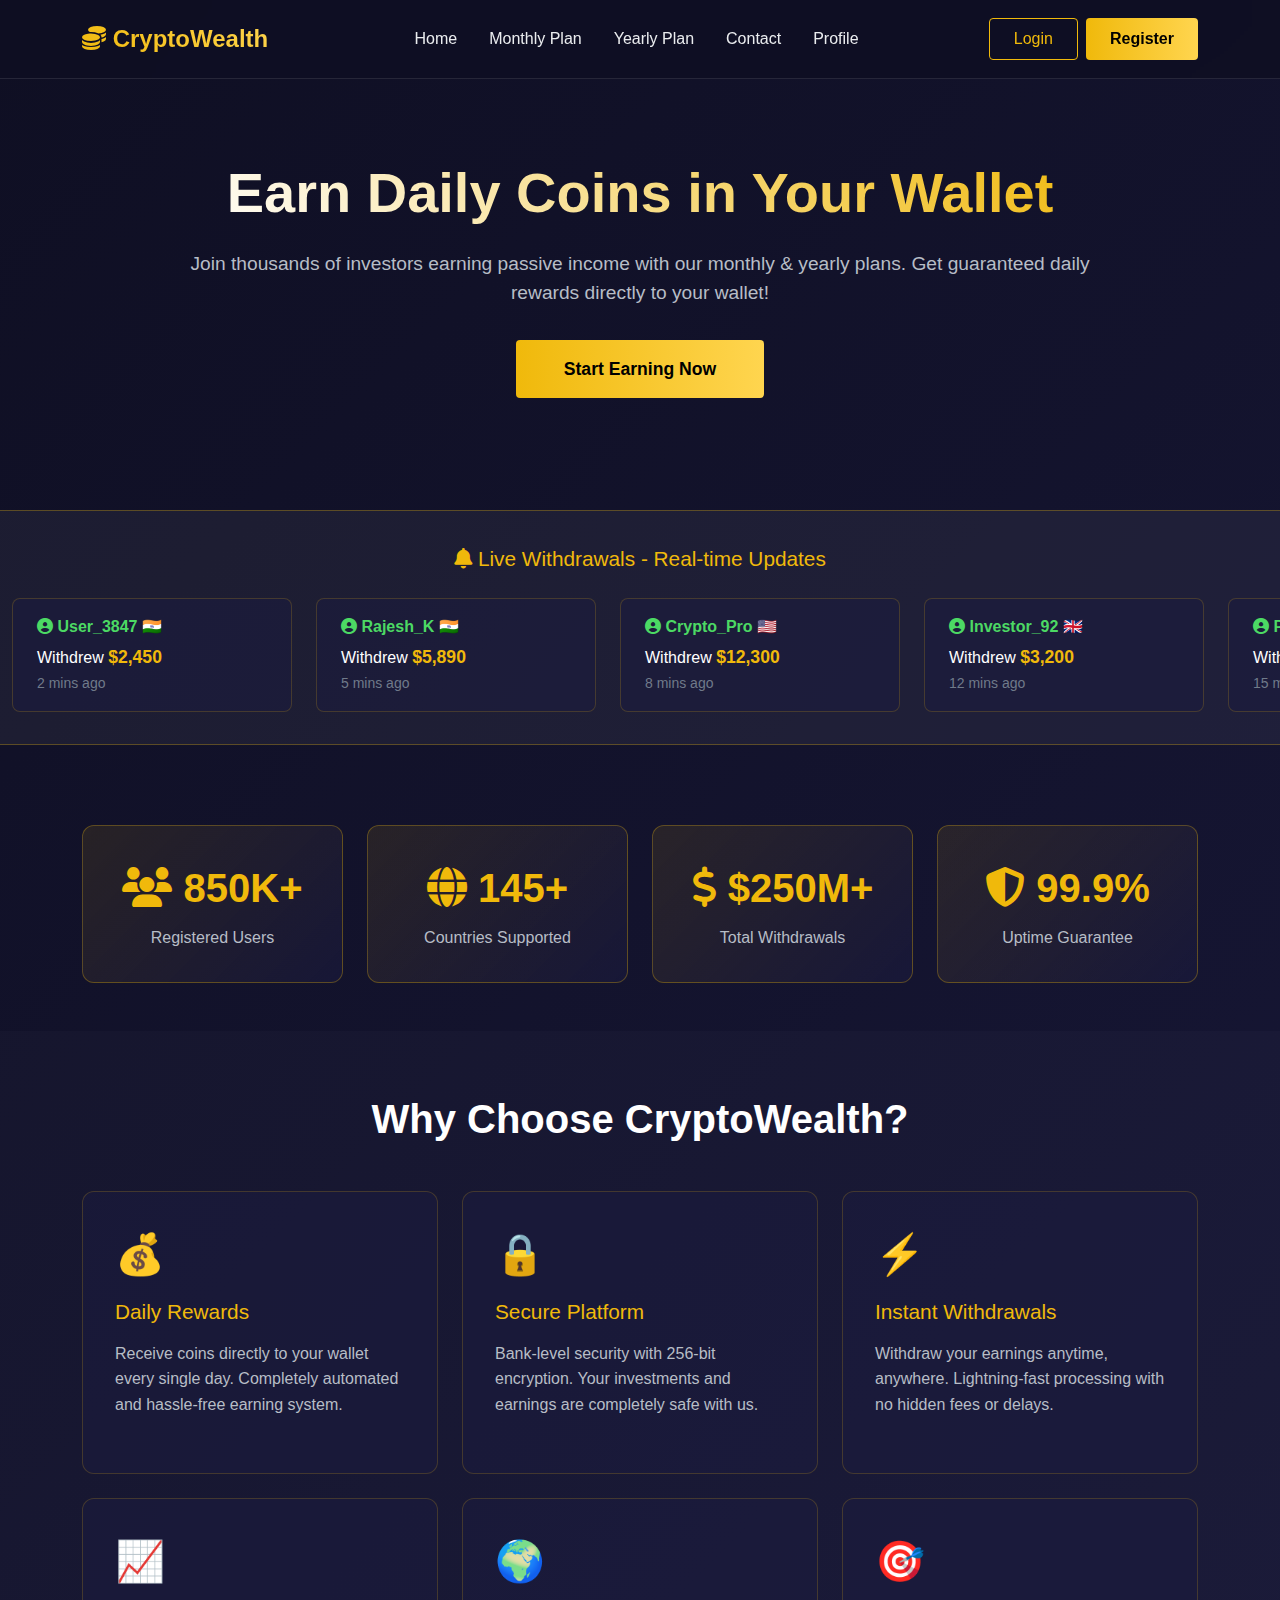
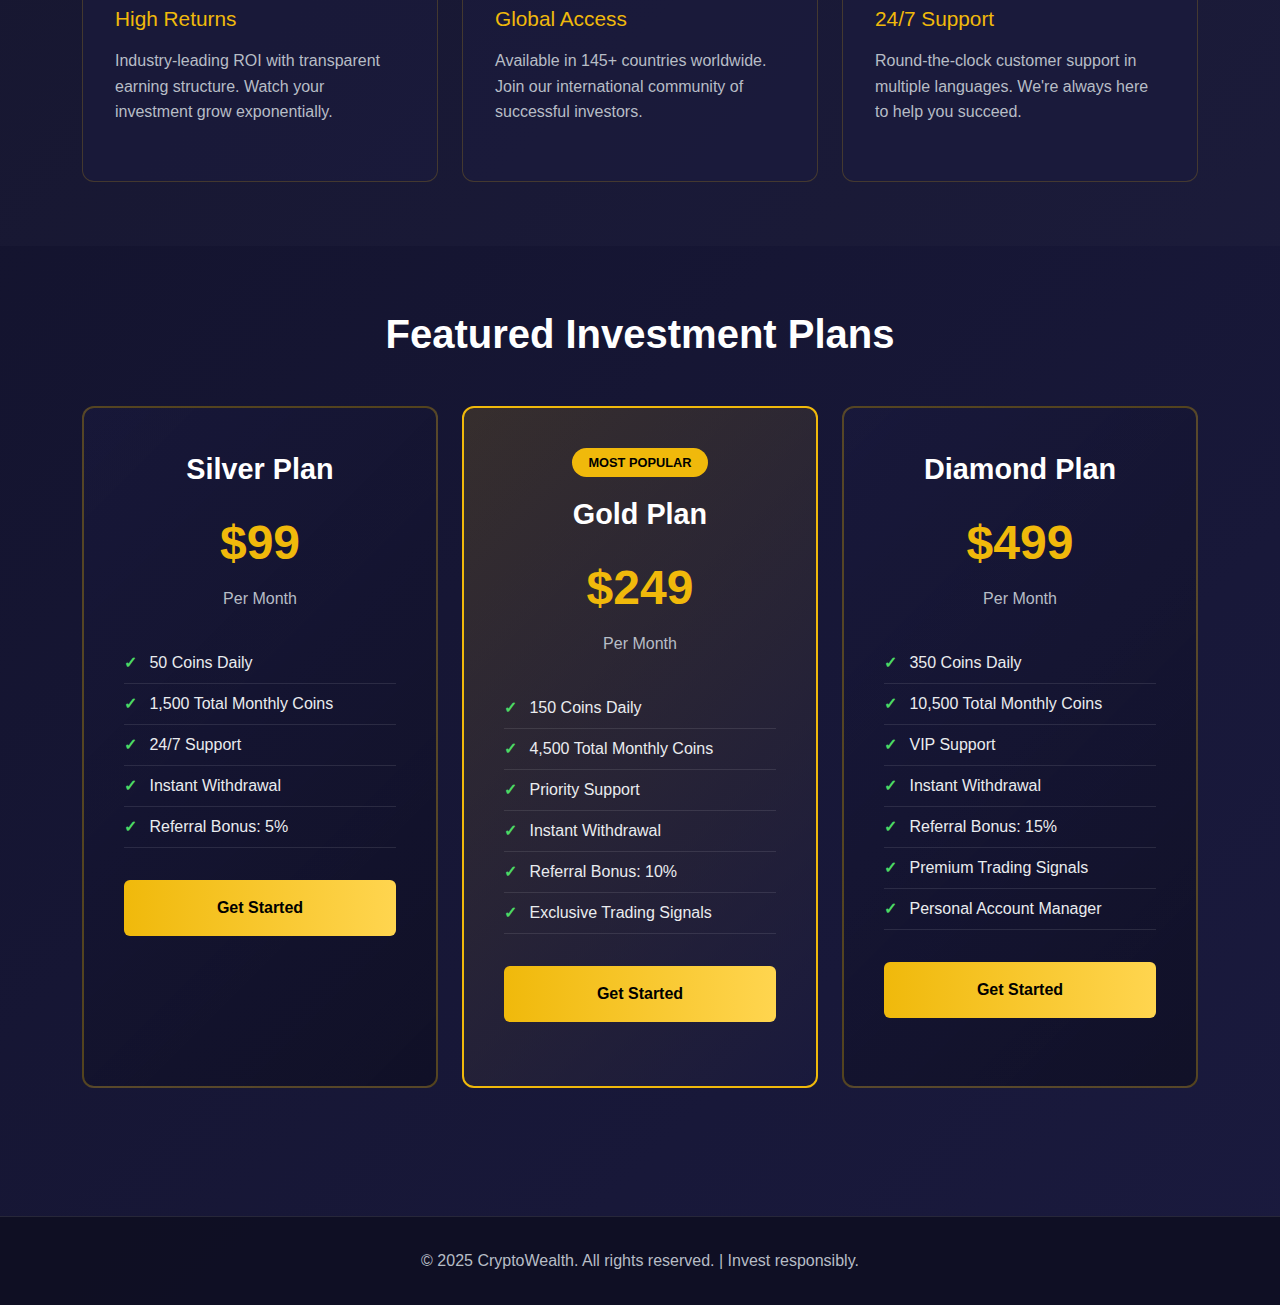
<file: index.html>
<!DOCTYPE html>
<html lang="en">
<head>
    <meta charset="UTF-8">
    <meta name="viewport" content="width=device-width, initial-scale=1.0">
    <title>CryptoWealth - Daily Coin Rewards</title>
    <link href="https://cdnjs.cloudflare.com/ajax/libs/bootstrap/5.3.2/css/bootstrap.min.css" rel="stylesheet">
    <link href="https://cdnjs.cloudflare.com/ajax/libs/font-awesome/6.4.0/css/all.min.css" rel="stylesheet">
    <link rel="stylesheet" href="style.css">
</head>
<body>
    <!-- Navbar -->
    <nav class="navbar navbar-expand-lg navbar-dark sticky-top">
        <div class="container">
            <a class="navbar-brand" href="#">
                <i class="fas fa-coins"></i> CryptoWealth
            </a>
            <button class="navbar-toggler" type="button" data-bs-toggle="collapse" data-bs-target="#navbarNav">
                <span class="navbar-toggler-icon"></span>
            </button>
            <div class="collapse navbar-collapse" id="navbarNav">
                <ul class="navbar-nav mx-auto">
                    <li class="nav-item">
                        <a class="nav-link" href="#home">Home</a>
                    </li>
                    <li class="nav-item">
                        <a class="nav-link" href="#monthly">Monthly Plan</a>
                    </li>
                    <li class="nav-item">
                        <a class="nav-link" href="#yearly">Yearly Plan</a>
                    </li>
                    <li class="nav-item">
                        <a class="nav-link" href="./login.html">Contact</a>
                    </li>
                    <li class="nav-item">
                        <a class="nav-link" href="./profile.html">Profile</a>
                    </li>
                </ul>
                <div class="d-flex gap-2">
                    <button class="btn btn-login">Login</button>
                    <button class="btn btn-register">Register</button>
                </div>
            </div>
        </div>
    </nav>

    <!-- Hero Section -->
    <section class="hero">
        <div class="container">
            <div class="row justify-content-center">
                <div class="col-lg-10">
                    <h1>Earn Daily Coins in Your Wallet</h1>
                    <p class="lead">Join thousands of investors earning passive income with our monthly & yearly plans. Get guaranteed daily rewards directly to your wallet!</p>
                    <button class="btn btn-register hero-btn">Start Earning Now</button>
                </div>
            </div>
        </div>
    </section>

    <!-- Withdrawal Section -->
    <div class="withdrawal-section">
        <div class="container-fluid">
            <div class="withdrawal-title">
                <i class="fas fa-bell"></i> Live Withdrawals - Real-time Updates
            </div>
            <div class="withdrawal-ticker">
                <div class="withdrawal-item">
                    <div class="user"><i class="fas fa-user-circle"></i> User_3847 🇮🇳</div>
                    <div>Withdrew <span class="amount">$2,450</span></div>
                    <small style="color: #707a8a;">2 mins ago</small>
                </div>
                <div class="withdrawal-item">
                    <div class="user"><i class="fas fa-user-circle"></i> Rajesh_K 🇮🇳</div>
                    <div>Withdrew <span class="amount">$5,890</span></div>
                    <small style="color: #707a8a;">5 mins ago</small>
                </div>
                <div class="withdrawal-item">
                    <div class="user"><i class="fas fa-user-circle"></i> Crypto_Pro 🇺🇸</div>
                    <div>Withdrew <span class="amount">$12,300</span></div>
                    <small style="color: #707a8a;">8 mins ago</small>
                </div>
                <div class="withdrawal-item">
                    <div class="user"><i class="fas fa-user-circle"></i> Investor_92 🇬🇧</div>
                    <div>Withdrew <span class="amount">$3,200</span></div>
                    <small style="color: #707a8a;">12 mins ago</small>
                </div>
                <div class="withdrawal-item">
                    <div class="user"><i class="fas fa-user-circle"></i> Priya_Shah 🇮🇳</div>
                    <div>Withdrew <span class="amount">$7,650</span></div>
                    <small style="color: #707a8a;">15 mins ago</small>
                </div>
                <div class="withdrawal-item">
                    <div class="user"><i class="fas fa-user-circle"></i> Amit_Tech 🇮🇳</div>
                    <div>Withdrew <span class="amount">$4,280</span></div>
                    <small style="color: #707a8a;">18 mins ago</small>
                </div>
                <!-- Duplicate for seamless scroll -->
                <div class="withdrawal-item">
                    <div class="user"><i class="fas fa-user-circle"></i> User_3847 🇮🇳</div>
                    <div>Withdrew <span class="amount">$2,450</span></div>
                    <small style="color: #707a8a;">2 mins ago</small>
                </div>
                <div class="withdrawal-item">
                    <div class="user"><i class="fas fa-user-circle"></i> Rajesh_K 🇮🇳</div>
                    <div>Withdrew <span class="amount">$5,890</span></div>
                    <small style="color: #707a8a;">5 mins ago</small>
                </div>
                <div class="withdrawal-item">
                    <div class="user"><i class="fas fa-user-circle"></i> Crypto_Pro 🇺🇸</div>
                    <div>Withdrew <span class="amount">$12,300</span></div>
                    <small style="color: #707a8a;">8 mins ago</small>
                </div>
            </div>
        </div>
    </div>

    <!-- Stats Section -->
    <section class="stats-section">
        <div class="container">
            <div class="row g-4">
                <div class="col-lg-3 col-md-6">
                    <div class="stat-card">
                        <div class="stat-number"><i class="fas fa-users"></i> 850K+</div>
                        <div class="stat-label">Registered Users</div>
                    </div>
                </div>
                <div class="col-lg-3 col-md-6">
                    <div class="stat-card">
                        <div class="stat-number"><i class="fas fa-globe"></i> 145+</div>
                        <div class="stat-label">Countries Supported</div>
                    </div>
                </div>
                <div class="col-lg-3 col-md-6">
                    <div class="stat-card">
                        <div class="stat-number"><i class="fas fa-dollar-sign"></i> $250M+</div>
                        <div class="stat-label">Total Withdrawals</div>
                    </div>
                </div>
                <div class="col-lg-3 col-md-6">
                    <div class="stat-card">
                        <div class="stat-number"><i class="fas fa-shield-alt"></i> 99.9%</div>
                        <div class="stat-label">Uptime Guarantee</div>
                    </div>
                </div>
            </div>
        </div>
    </section>

    <!-- Why Choose Us -->
    <section class="why-choose">
        <div class="container">
            <h2 class="section-title">Why Choose CryptoWealth?</h2>
            <div class="row g-4">
                <div class="col-lg-4 col-md-6">
                    <div class="feature-card">
                        <div class="feature-icon">💰</div>
                        <h3>Daily Rewards</h3>
                        <p>Receive coins directly to your wallet every single day. Completely automated and hassle-free earning system.</p>
                    </div>
                </div>
                <div class="col-lg-4 col-md-6">
                    <div class="feature-card">
                        <div class="feature-icon">🔒</div>
                        <h3>Secure Platform</h3>
                        <p>Bank-level security with 256-bit encryption. Your investments and earnings are completely safe with us.</p>
                    </div>
                </div>
                <div class="col-lg-4 col-md-6">
                    <div class="feature-card">
                        <div class="feature-icon">⚡</div>
                        <h3>Instant Withdrawals</h3>
                        <p>Withdraw your earnings anytime, anywhere. Lightning-fast processing with no hidden fees or delays.</p>
                    </div>
                </div>
                <div class="col-lg-4 col-md-6">
                    <div class="feature-card">
                        <div class="feature-icon">📈</div>
                        <h3>High Returns</h3>
                        <p>Industry-leading ROI with transparent earning structure. Watch your investment grow exponentially.</p>
                    </div>
                </div>
                <div class="col-lg-4 col-md-6">
                    <div class="feature-card">
                        <div class="feature-icon">🌍</div>
                        <h3>Global Access</h3>
                        <p>Available in 145+ countries worldwide. Join our international community of successful investors.</p>
                    </div>
                </div>
                <div class="col-lg-4 col-md-6">
                    <div class="feature-card">
                        <div class="feature-icon">🎯</div>
                        <h3>24/7 Support</h3>
                        <p>Round-the-clock customer support in multiple languages. We're always here to help you succeed.</p>
                    </div>
                </div>
            </div>
        </div>
    </section>

    <!-- Plans Section -->
    <section class="plans-section" id="monthly">
        <div class="container">
            <h2 class="section-title">Featured Investment Plans</h2>
            <div class="row g-4">
                <div class="col-lg-4 col-md-6">
                    <div class="plan-card">
                        <div class="plan-name">Silver Plan</div>
                        <div class="plan-price">$99</div>
                        <div class="plan-duration">Per Month</div>
                        <ul class="plan-features">
                            <li>50 Coins Daily</li>
                            <li>1,500 Total Monthly Coins</li>
                            <li>24/7 Support</li>
                            <li>Instant Withdrawal</li>
                            <li>Referral Bonus: 5%</li>
                        </ul>
                        <button class="plan-btn">Get Started</button>
                    </div>
                </div>
                <div class="col-lg-4 col-md-6">
                    <div class="plan-card featured">
                        <div class="plan-badge">MOST POPULAR</div>
                        <div class="plan-name">Gold Plan</div>
                        <div class="plan-price">$249</div>
                        <div class="plan-duration">Per Month</div>
                        <ul class="plan-features">
                            <li>150 Coins Daily</li>
                            <li>4,500 Total Monthly Coins</li>
                            <li>Priority Support</li>
                            <li>Instant Withdrawal</li>
                            <li>Referral Bonus: 10%</li>
                            <li>Exclusive Trading Signals</li>
                        </ul>
                        <button class="plan-btn">Get Started</button>
                    </div>
                </div>
                <div class="col-lg-4 col-md-6">
                    <div class="plan-card">
                        <div class="plan-name">Diamond Plan</div>
                        <div class="plan-price">$499</div>
                        <div class="plan-duration">Per Month</div>
                        <ul class="plan-features">
                            <li>350 Coins Daily</li>
                            <li>10,500 Total Monthly Coins</li>
                            <li>VIP Support</li>
                            <li>Instant Withdrawal</li>
                            <li>Referral Bonus: 15%</li>
                            <li>Premium Trading Signals</li>
                            <li>Personal Account Manager</li>
                        </ul>
                        <button class="plan-btn">Get Started</button>
                    </div>
                </div>
            </div>
        </div>
    </section>

    <!-- Footer -->
    <footer>
        <div class="container">
            <p>&copy; 2025 CryptoWealth. All rights reserved. | Invest responsibly.</p>
        </div>
    </footer>

    <script src="https://cdnjs.cloudflare.com/ajax/libs/bootstrap/5.3.2/js/bootstrap.bundle.min.js"></script>
</body>
</html>
</file>
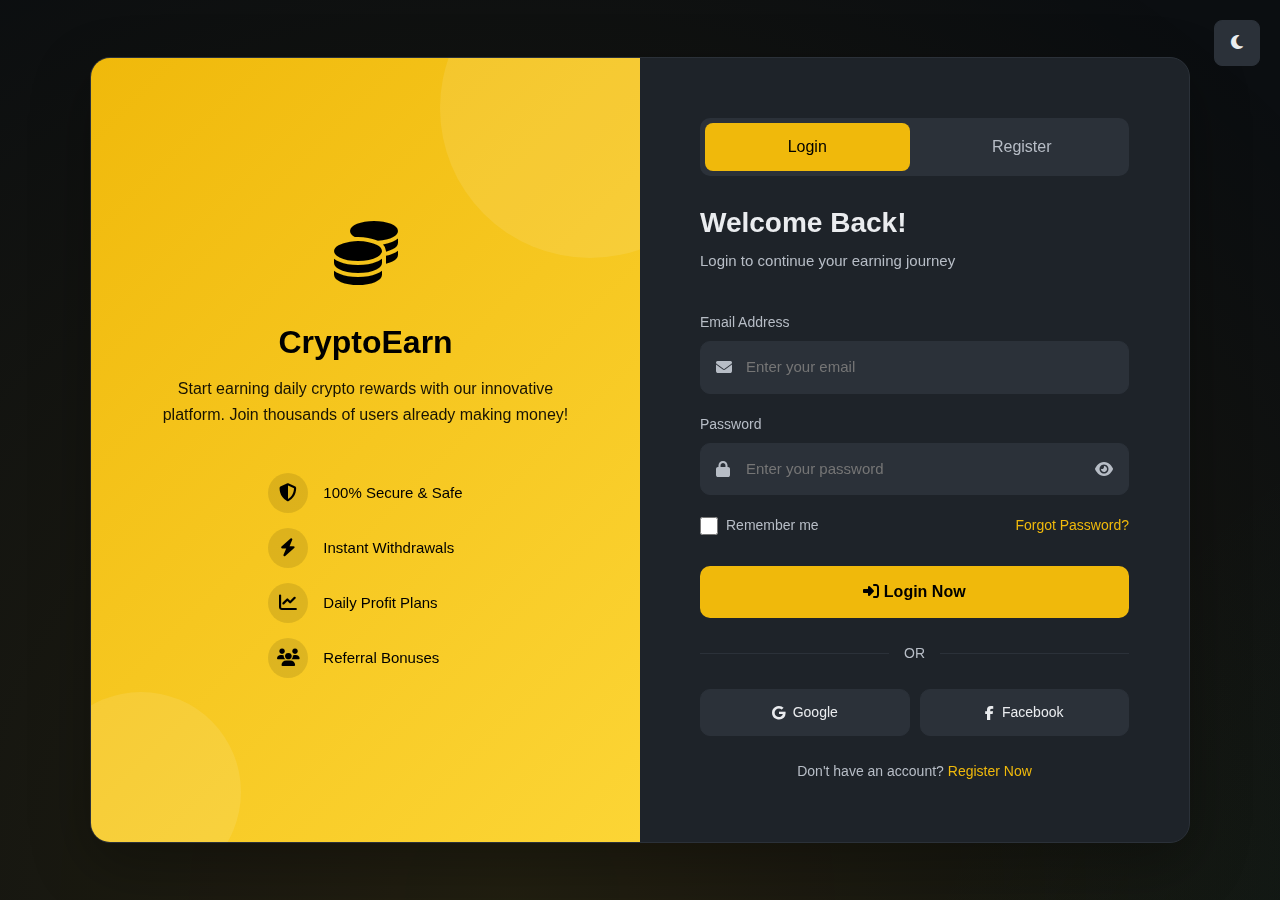
<file: login.html>
<!DOCTYPE html>
<html lang="en">
<head>
    <meta charset="UTF-8">
    <meta name="viewport" content="width=device-width, initial-scale=1.0">
    <title>CryptoEarn - Login & Register</title>
    <link href="https://cdnjs.cloudflare.com/ajax/libs/bootstrap/5.3.2/css/bootstrap.min.css" rel="stylesheet">
    <link href="https://cdnjs.cloudflare.com/ajax/libs/font-awesome/6.4.2/css/all.min.css" rel="stylesheet">
    <style>
        :root {
            --bg-primary: #0B0E11;
            --bg-secondary: #1E2329;
            --bg-card: #2B3139;
            --text-primary: #EAECEF;
            --text-secondary: #B7BDC6;
            --accent-gold: #F0B90B;
            --accent-green: #0ECB81;
            --accent-red: #F6465D;
            --border-color: #2B3139;
        }

        [data-theme="light"] {
            --bg-primary: #FAFAFA;
            --bg-secondary: #FFFFFF;
            --bg-card: #FFFFFF;
            --text-primary: #1E2329;
            --text-secondary: #707A8A;
            --border-color: #EAECEF;
        }

        * {
            margin: 0;
            padding: 0;
            box-sizing: border-box;
        }

        body {
            background: var(--bg-primary);
            color: var(--text-primary);
            font-family: -apple-system, BlinkMacSystemFont, 'Segoe UI', Roboto, Oxygen, Ubuntu, Cantarell, sans-serif;
            min-height: 100vh;
            display: flex;
            align-items: center;
            justify-content: center;
            transition: all 0.3s ease;
            position: relative;
            overflow-x: hidden;
        }

        /* Animated Background */
        .bg-animation {
            position: fixed;
            top: 0;
            left: 0;
            width: 100%;
            height: 100%;
            z-index: 0;
            overflow: hidden;
        }

        .bg-animation::before {
            content: '';
            position: absolute;
            width: 200%;
            height: 200%;
            background: radial-gradient(circle at 20% 50%, rgba(240, 185, 11, 0.1) 0%, transparent 50%),
                        radial-gradient(circle at 80% 80%, rgba(14, 203, 129, 0.1) 0%, transparent 50%);
            animation: rotate 20s linear infinite;
        }

        @keyframes rotate {
            0% { transform: rotate(0deg); }
            100% { transform: rotate(360deg); }
        }

        .floating-coins {
            position: absolute;
            font-size: 30px;
            color: var(--accent-gold);
            opacity: 0.1;
            animation: float 6s ease-in-out infinite;
        }

        @keyframes float {
            0%, 100% { transform: translateY(0) rotate(0deg); }
            50% { transform: translateY(-20px) rotate(180deg); }
        }

        .coin1 { top: 10%; left: 10%; animation-delay: 0s; }
        .coin2 { top: 20%; right: 15%; animation-delay: 1s; }
        .coin3 { bottom: 15%; left: 20%; animation-delay: 2s; }
        .coin4 { bottom: 20%; right: 10%; animation-delay: 3s; }

        .auth-container {
            position: relative;
            z-index: 1;
            width: 100%;
            max-width: 1100px;
            margin: 20px;
        }

        .auth-card {
            background: var(--bg-secondary);
            border-radius: 20px;
            overflow: hidden;
            box-shadow: 0 20px 60px rgba(0, 0, 0, 0.3);
            border: 1px solid var(--border-color);
        }

        .auth-grid {
            display: grid;
            grid-template-columns: 1fr 1fr;
            min-height: 600px;
        }

        .auth-left {
            background: linear-gradient(135deg, var(--accent-gold) 0%, #FCD535 100%);
            padding: 60px;
            display: flex;
            flex-direction: column;
            justify-content: center;
            align-items: center;
            text-align: center;
            color: #000;
            position: relative;
            overflow: hidden;
        }

        .auth-left::before {
            content: '';
            position: absolute;
            width: 300px;
            height: 300px;
            background: rgba(255, 255, 255, 0.1);
            border-radius: 50%;
            top: -100px;
            right: -100px;
        }

        .auth-left::after {
            content: '';
            position: absolute;
            width: 200px;
            height: 200px;
            background: rgba(255, 255, 255, 0.1);
            border-radius: 50%;
            bottom: -50px;
            left: -50px;
        }

        .auth-logo {
            font-size: 64px;
            margin-bottom: 20px;
            animation: bounce 2s ease-in-out infinite;
            position: relative;
            z-index: 1;
        }

        @keyframes bounce {
            0%, 100% { transform: translateY(0); }
            50% { transform: translateY(-10px); }
        }

        .auth-left h2 {
            font-size: 32px;
            font-weight: 700;
            margin-bottom: 15px;
            position: relative;
            z-index: 1;
        }

        .auth-left p {
            font-size: 16px;
            opacity: 0.9;
            line-height: 1.6;
            position: relative;
            z-index: 1;
        }

        .features-list {
            margin-top: 30px;
            text-align: left;
            position: relative;
            z-index: 1;
        }

        .feature-item {
            display: flex;
            align-items: center;
            gap: 15px;
            margin-bottom: 15px;
            font-size: 15px;
        }

        .feature-icon {
            width: 40px;
            height: 40px;
            background: rgba(0, 0, 0, 0.1);
            border-radius: 50%;
            display: flex;
            align-items: center;
            justify-content: center;
            font-size: 18px;
        }

        .auth-right {
            padding: 60px;
            display: flex;
            flex-direction: column;
            justify-content: center;
        }

        .theme-toggle-auth {
            position: absolute;
            top: 20px;
            right: 20px;
            background: var(--bg-card);
            border: 1px solid var(--border-color);
            color: var(--text-primary);
            padding: 10px 16px;
            border-radius: 8px;
            cursor: pointer;
            transition: all 0.3s ease;
            z-index: 10;
        }

        .theme-toggle-auth:hover {
            background: var(--accent-gold);
            color: #000;
        }

        .auth-header {
            margin-bottom: 40px;
        }

        .auth-header h3 {
            font-size: 28px;
            font-weight: 700;
            margin-bottom: 10px;
        }

        .auth-header p {
            color: var(--text-secondary);
            font-size: 15px;
        }

        .auth-tabs {
            display: flex;
            gap: 10px;
            margin-bottom: 30px;
            background: var(--bg-card);
            padding: 5px;
            border-radius: 10px;
        }

        .tab-btn {
            flex: 1;
            padding: 12px;
            background: transparent;
            border: none;
            color: var(--text-secondary);
            font-weight: 500;
            border-radius: 8px;
            cursor: pointer;
            transition: all 0.3s ease;
        }

        .tab-btn.active {
            background: var(--accent-gold);
            color: #000;
        }

        .form-group {
            margin-bottom: 20px;
        }

        .form-label {
            display: block;
            color: var(--text-secondary);
            font-size: 14px;
            font-weight: 500;
            margin-bottom: 8px;
        }

        .input-group-custom {
            position: relative;
        }

        .input-icon {
            position: absolute;
            left: 16px;
            top: 50%;
            transform: translateY(-50%);
            color: var(--text-secondary);
            font-size: 16px;
        }

        .form-input {
            width: 100%;
            padding: 14px 16px 14px 45px;
            background: var(--bg-card);
            border: 1px solid var(--border-color);
            border-radius: 10px;
            color: var(--text-primary);
            font-size: 15px;
            transition: all 0.3s ease;
        }

        .form-input:focus {
            outline: none;
            border-color: var(--accent-gold);
            box-shadow: 0 0 0 3px rgba(240, 185, 11, 0.1);
        }

        .password-toggle {
            position: absolute;
            right: 16px;
            top: 50%;
            transform: translateY(-50%);
            color: var(--text-secondary);
            cursor: pointer;
            font-size: 16px;
        }

        .checkbox-group {
            display: flex;
            align-items: center;
            gap: 8px;
            margin-bottom: 20px;
        }

        .checkbox-group input[type="checkbox"] {
            width: 18px;
            height: 18px;
            cursor: pointer;
        }

        .checkbox-group label {
            color: var(--text-secondary);
            font-size: 14px;
            cursor: pointer;
        }

        .forgot-password {
            color: var(--accent-gold);
            text-decoration: none;
            font-size: 14px;
            font-weight: 500;
        }

        .forgot-password:hover {
            text-decoration: underline;
        }

        .btn-submit {
            width: 100%;
            padding: 14px;
            background: var(--accent-gold);
            color: #000;
            border: none;
            border-radius: 10px;
            font-size: 16px;
            font-weight: 600;
            cursor: pointer;
            transition: all 0.3s ease;
            margin-top: 10px;
        }

        .btn-submit:hover {
            transform: translateY(-2px);
            box-shadow: 0 8px 20px rgba(240, 185, 11, 0.3);
        }

        .divider {
            display: flex;
            align-items: center;
            gap: 15px;
            margin: 25px 0;
            color: var(--text-secondary);
            font-size: 14px;
        }

        .divider::before,
        .divider::after {
            content: '';
            flex: 1;
            height: 1px;
            background: var(--border-color);
        }

        .social-login {
            display: grid;
            grid-template-columns: 1fr 1fr;
            gap: 10px;
        }

        .social-btn {
            padding: 12px;
            background: var(--bg-card);
            border: 1px solid var(--border-color);
            border-radius: 10px;
            color: var(--text-primary);
            font-size: 14px;
            font-weight: 500;
            cursor: pointer;
            transition: all 0.3s ease;
            display: flex;
            align-items: center;
            justify-content: center;
            gap: 8px;
        }

        .social-btn:hover {
            border-color: var(--accent-gold);
            background: var(--bg-secondary);
        }

        .auth-footer {
            text-align: center;
            margin-top: 25px;
            color: var(--text-secondary);
            font-size: 14px;
        }

        .auth-footer a {
            color: var(--accent-gold);
            text-decoration: none;
            font-weight: 500;
        }

        .auth-footer a:hover {
            text-decoration: underline;
        }

        .form-content {
            display: none;
        }

        .form-content.active {
            display: block;
            animation: fadeIn 0.3s ease;
        }

        @keyframes fadeIn {
            from { opacity: 0; transform: translateY(10px); }
            to { opacity: 1; transform: translateY(0); }
        }

        @media (max-width: 992px) {
            .auth-grid {
                grid-template-columns: 1fr;
            }

            .auth-left {
                display: none;
            }

            .auth-right {
                padding: 40px 30px;
            }
        }

        @media (max-width: 576px) {
            .auth-right {
                padding: 30px 20px;
            }

            .auth-header h3 {
                font-size: 24px;
            }

            .social-login {
                grid-template-columns: 1fr;
            }
        }
    </style>
</head>
<body data-theme="dark">
    <!-- Background Animation -->
    <div class="bg-animation"></div>
    <i class="fas fa-coins floating-coins coin1"></i>
    <i class="fas fa-coins floating-coins coin2"></i>
    <i class="fas fa-coins floating-coins coin3"></i>
    <i class="fas fa-coins floating-coins coin4"></i>

    <!-- Theme Toggle -->
    <button class="theme-toggle-auth" onclick="toggleTheme()">
        <i class="fas fa-moon" id="themeIcon"></i>
    </button>

    <!-- Auth Container -->
    <div class="auth-container">
        <div class="auth-card">
            <div class="auth-grid">
                <!-- Left Side -->
                <div class="auth-left">
                    <div class="auth-logo">
                        <i class="fas fa-coins"></i>
                    </div>
                    <h2>CryptoEarn</h2>
                    <p>Start earning daily crypto rewards with our innovative platform. Join thousands of users already making money!</p>
                    
                    <div class="features-list">
                        <div class="feature-item">
                            <div class="feature-icon">
                                <i class="fas fa-shield-alt"></i>
                            </div>
                            <span>100% Secure & Safe</span>
                        </div>
                        <div class="feature-item">
                            <div class="feature-icon">
                                <i class="fas fa-bolt"></i>
                            </div>
                            <span>Instant Withdrawals</span>
                        </div>
                        <div class="feature-item">
                            <div class="feature-icon">
                                <i class="fas fa-chart-line"></i>
                            </div>
                            <span>Daily Profit Plans</span>
                        </div>
                        <div class="feature-item">
                            <div class="feature-icon">
                                <i class="fas fa-users"></i>
                            </div>
                            <span>Referral Bonuses</span>
                        </div>
                    </div>
                </div>

                <!-- Right Side -->
                <div class="auth-right">
                    <!-- Auth Tabs -->
                    <div class="auth-tabs">
                        <button class="tab-btn active" onclick="switchTab('login')">Login</button>
                        <button class="tab-btn" onclick="switchTab('register')">Register</button>
                    </div>

                    <!-- Login Form -->
                    <div id="loginForm" class="form-content active">
                        <div class="auth-header">
                            <h3>Welcome Back!</h3>
                            <p>Login to continue your earning journey</p>
                        </div>

                        <form>
                            <div class="form-group">
                                <label class="form-label">Email Address</label>
                                <div class="input-group-custom">
                                    <i class="fas fa-envelope input-icon"></i>
                                    <input type="email" class="form-input" placeholder="Enter your email" required>
                                </div>
                            </div>

                            <div class="form-group">
                                <label class="form-label">Password</label>
                                <div class="input-group-custom">
                                    <i class="fas fa-lock input-icon"></i>
                                    <input type="password" class="form-input" id="loginPassword" placeholder="Enter your password" required>
                                    <i class="fas fa-eye password-toggle" onclick="togglePassword('loginPassword')"></i>
                                </div>
                            </div>

                            <div class="checkbox-group" style="justify-content: space-between;">
                                <div style="display: flex; align-items: center; gap: 8px;">
                                    <input type="checkbox" id="rememberMe">
                                    <label for="rememberMe">Remember me</label>
                                </div>
                                <a href="#" class="forgot-password">Forgot Password?</a>
                            </div>

                            <button type="submit" class="btn-submit">
                                <i class="fas fa-sign-in-alt"></i> Login Now
                            </button>
                        </form>

                        <div class="divider">OR</div>

                        <div class="social-login">
                            <button class="social-btn">
                                <i class="fab fa-google"></i> Google
                            </button>
                            <button class="social-btn">
                                <i class="fab fa-facebook-f"></i> Facebook
                            </button>
                        </div>

                        <div class="auth-footer">
                            Don't have an account? <a href="#" onclick="switchTab('register')">Register Now</a>
                        </div>
                    </div>

                    <!-- Register Form -->
                    <div id="registerForm" class="form-content">
                        <div class="auth-header">
                            <h3>Create Account</h3>
                            <p>Join us and start earning today!</p>
                        </div>

                        <form>
                            <div class="form-group">
                                <label class="form-label">Full Name</label>
                                <div class="input-group-custom">
                                    <i class="fas fa-user input-icon"></i>
                                    <input type="text" class="form-input" placeholder="Enter your full name" required>
                                </div>
                            </div>

                            <div class="form-group">
                                <label class="form-label">Email Address</label>
                                <div class="input-group-custom">
                                    <i class="fas fa-envelope input-icon"></i>
                                    <input type="email" class="form-input" placeholder="Enter your email" required>
                                </div>
                            </div>

                            <div class="form-group">
                                <label class="form-label">Phone Number</label>
                                <div class="input-group-custom">
                                    <i class="fas fa-phone input-icon"></i>
                                    <input type="tel" class="form-input" placeholder="+91 98765 43210" required>
                                </div>
                            </div>

                            <div class="form-group">
                                <label class="form-label">Password</label>
                                <div class="input-group-custom">
                                    <i class="fas fa-lock input-icon"></i>
                                    <input type="password" class="form-input" id="registerPassword" placeholder="Create a strong password" required>
                                    <i class="fas fa-eye password-toggle" onclick="togglePassword('registerPassword')"></i>
                                </div>
                            </div>

                            <div class="form-group">
                                <label class="form-label">Confirm Password</label>
                                <div class="input-group-custom">
                                    <i class="fas fa-lock input-icon"></i>
                                    <input type="password" class="form-input" id="confirmPassword" placeholder="Re-enter your password" required>
                                    <i class="fas fa-eye password-toggle" onclick="togglePassword('confirmPassword')"></i>
                                </div>
                            </div>

                            <div class="form-group">
                                <label class="form-label">Referral Code (Optional)</label>
                                <div class="input-group-custom">
                                    <i class="fas fa-gift input-icon"></i>
                                    <input type="text" class="form-input" placeholder="Enter referral code">
                                </div>
                            </div>

                            <div class="checkbox-group">
                                <input type="checkbox" id="agreeTerms" required>
                                <label for="agreeTerms">I agree to the <a href="#" style="color: var(--accent-gold);">Terms & Conditions</a></label>
                            </div>

                            <button type="submit" class="btn-submit">
                                <i class="fas fa-user-plus"></i> Create Account
                            </button>
                        </form>

                        <div class="divider">OR</div>

                        <div class="social-login">
                            <button class="social-btn">
                                <i class="fab fa-google"></i> Google
                            </button>
                            <button class="social-btn">
                                <i class="fab fa-facebook-f"></i> Facebook
                            </button>
                        </div>

                        <div class="auth-footer">
                            Already have an account? <a href="#" onclick="switchTab('login')">Login Now</a>
                        </div>
                    </div>
                </div>
            </div>
        </div>
    </div>

    <script src="https://cdnjs.cloudflare.com/ajax/libs/bootstrap/5.3.2/js/bootstrap.bundle.min.js"></script>
    <script>
        // Theme Toggle
        function toggleTheme() {
            const body = document.body;
            const themeIcon = document.getElementById('themeIcon');
            const currentTheme = body.getAttribute('data-theme');
            
            if (currentTheme === 'dark') {
                body.setAttribute('data-theme', 'light');
                themeIcon.className = 'fas fa-sun';
            } else {
                body.setAttribute('data-theme', 'dark');
                themeIcon.className = 'fas fa-moon';
            }
        }

        // Switch between Login and Register
        function switchTab(tab) {
            const loginForm = document.getElementById('loginForm');
            const registerForm = document.getElementById('registerForm');
            const tabBtns = document.querySelectorAll('.tab-btn');

            tabBtns.forEach(btn => btn.classList.remove('active'));

            if (tab === 'login') {
                loginForm.classList.add('active');
                registerForm.classList.remove('active');
                tabBtns[0].classList.add('active');
            } else {
                registerForm.classList.add('active');
                loginForm.classList.remove('active');
                tabBtns[1].classList.add('active');
            }
        }

        // Toggle Password Visibility
        function togglePassword(inputId) {
            const input = document.getElementById(inputId);
            const icon = input.nextElementSibling;

            if (input.type === 'password') {
                input.type = 'text';
                icon.classList.remove('fa-eye');
                icon.classList.add('fa-eye-slash');
            } else {
                input.type = 'password';
                icon.classList.remove('fa-eye-slash');
                icon.classList.add('fa-eye');
            }
        }

        // Form submission (you can add your logic here)
        document.querySelectorAll('form').forEach(form => {
            form.addEventListener('submit', (e) => {
                e.preventDefault();
                alert('Form submitted! Add your backend integration here.');
            });
        });
    </script>
</body>
</html>
</file>
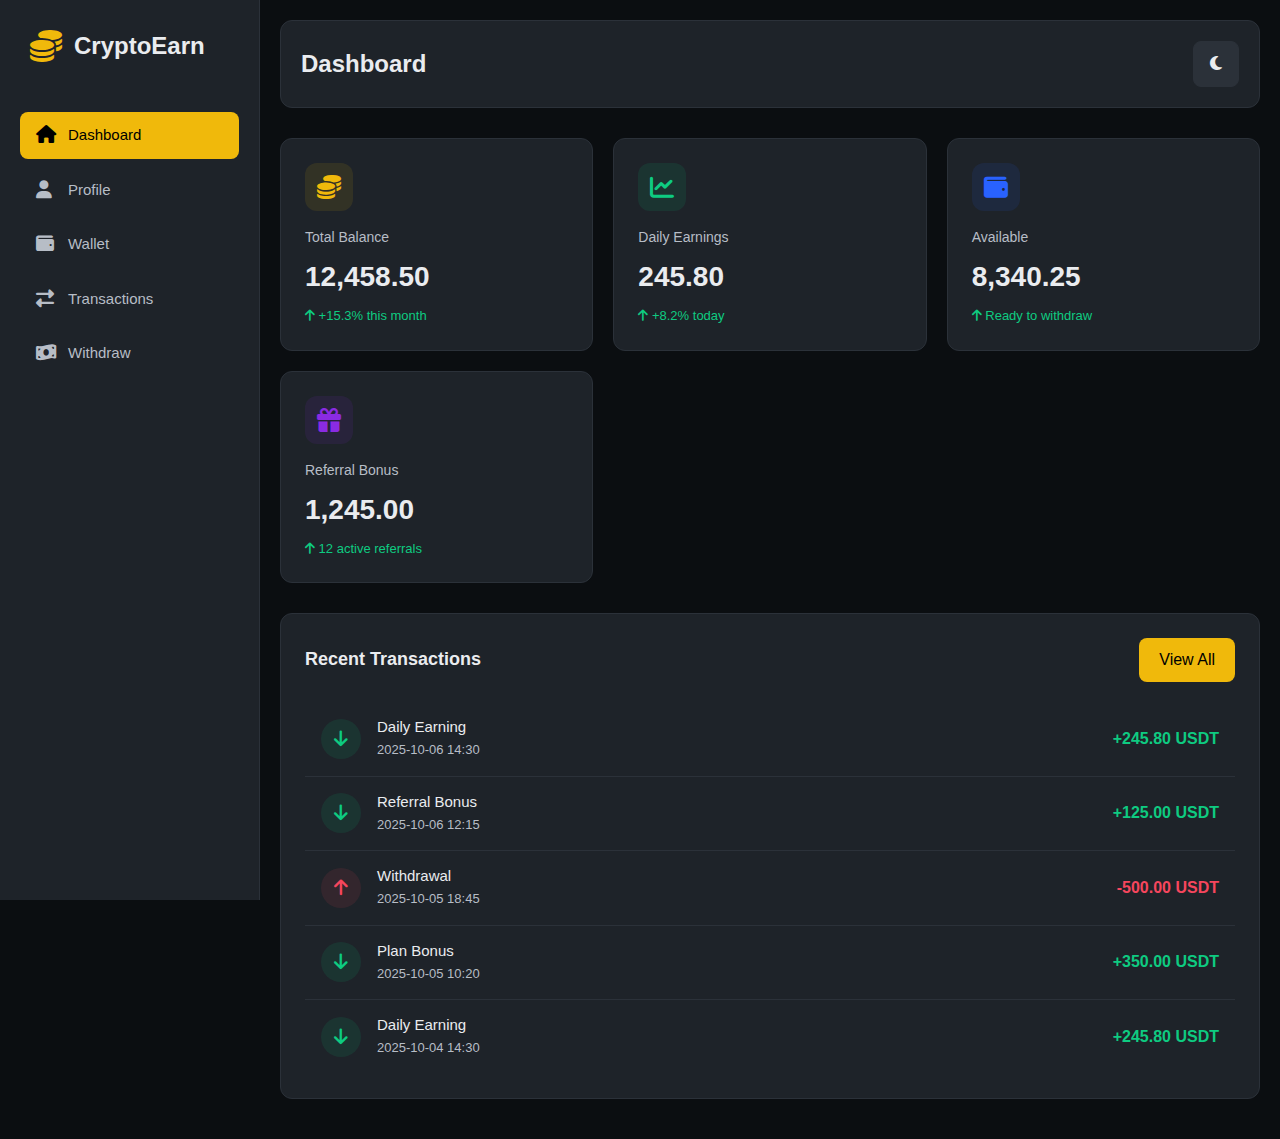
<file: profile.html>
<!DOCTYPE html>
<html lang="en">
<head>
    <meta charset="UTF-8">
    <meta name="viewport" content="width=device-width, initial-scale=1.0">
    <title>Crypto Earnings Dashboard</title>
    <link href="https://cdnjs.cloudflare.com/ajax/libs/bootstrap/5.3.2/css/bootstrap.min.css" rel="stylesheet">
    <link href="https://cdnjs.cloudflare.com/ajax/libs/font-awesome/6.4.2/css/all.min.css" rel="stylesheet">
    <style>
        :root {
            --bg-primary: #0B0E11;
            --bg-secondary: #1E2329;
            --bg-card: #2B3139;
            --text-primary: #EAECEF;
            --text-secondary: #B7BDC6;
            --accent-gold: #F0B90B;
            --accent-green: #0ECB81;
            --accent-red: #F6465D;
            --border-color: #2B3139;
        }

        [data-theme="light"] {
            --bg-primary: #FAFAFA;
            --bg-secondary: #FFFFFF;
            --bg-card: #FFFFFF;
            --text-primary: #1E2329;
            --text-secondary: #707A8A;
            --border-color: #EAECEF;
        }

        * {
            margin: 0;
            padding: 0;
            box-sizing: border-box;
        }

        body {
            background: var(--bg-primary);
            color: var(--text-primary);
            font-family: -apple-system, BlinkMacSystemFont, 'Segoe UI', Roboto, Oxygen, Ubuntu, Cantarell, sans-serif;
            transition: all 0.3s ease;
        }

        .sidebar {
            position: fixed;
            left: 0;
            top: 0;
            height: 100vh;
            width: 260px;
            background: var(--bg-secondary);
            border-right: 1px solid var(--border-color);
            padding: 20px;
            overflow-y: auto;
            transition: all 0.3s ease;
            z-index: 1000;
        }

        .sidebar-logo {
            display: flex;
            align-items: center;
            gap: 12px;
            margin-bottom: 40px;
            padding: 10px;
        }

        .sidebar-logo i {
            font-size: 32px;
            color: var(--accent-gold);
        }

        .sidebar-logo h4 {
            margin: 0;
            font-weight: 600;
            color: var(--text-primary);
        }

        .nav-item {
            margin-bottom: 8px;
        }

        .nav-link {
            display: flex;
            align-items: center;
            gap: 12px;
            padding: 12px 16px;
            color: var(--text-secondary);
            text-decoration: none;
            border-radius: 8px;
            transition: all 0.3s ease;
            font-size: 15px;
        }

        .nav-link:hover {
            background: var(--bg-card);
            color: var(--text-primary);
        }

        .nav-link.active {
            background: var(--accent-gold);
            color: #000;
            font-weight: 500;
        }

        .nav-link i {
            font-size: 18px;
            width: 20px;
        }

        .main-content {
            margin-left: 260px;
            padding: 20px;
            min-height: 100vh;
        }

        .header {
            display: flex;
            justify-content: space-between;
            align-items: center;
            margin-bottom: 30px;
            padding: 20px;
            background: var(--bg-secondary);
            border-radius: 12px;
            border: 1px solid var(--border-color);
        }

        .header-title {
            display: flex;
            align-items: center;
            gap: 15px;
        }

        .header-title h2 {
            margin: 0;
            font-size: 24px;
            font-weight: 600;
        }

        .menu-toggle {
            display: none;
            background: var(--bg-card);
            border: 1px solid var(--border-color);
            color: var(--text-primary);
            padding: 10px 14px;
            border-radius: 8px;
            cursor: pointer;
            font-size: 20px;
        }

        .header-actions {
            display: flex;
            gap: 12px;
            align-items: center;
        }

        .theme-toggle {
            background: var(--bg-card);
            border: 1px solid var(--border-color);
            color: var(--text-primary);
            padding: 10px 16px;
            border-radius: 8px;
            cursor: pointer;
            transition: all 0.3s ease;
        }

        .theme-toggle:hover {
            background: var(--accent-gold);
            color: #000;
        }

        .stats-grid {
            display: grid;
            grid-template-columns: repeat(auto-fit, minmax(240px, 1fr));
            gap: 20px;
            margin-bottom: 30px;
        }

        .stat-card {
            background: var(--bg-secondary);
            padding: 24px;
            border-radius: 12px;
            border: 1px solid var(--border-color);
            transition: all 0.3s ease;
        }

        .stat-card:hover {
            transform: translateY(-4px);
            box-shadow: 0 8px 24px rgba(240, 185, 11, 0.15);
        }

        .stat-icon {
            width: 48px;
            height: 48px;
            border-radius: 12px;
            display: flex;
            align-items: center;
            justify-content: center;
            font-size: 24px;
            margin-bottom: 16px;
        }

        .stat-icon.gold {
            background: rgba(240, 185, 11, 0.1);
            color: var(--accent-gold);
        }

        .stat-icon.green {
            background: rgba(14, 203, 129, 0.1);
            color: var(--accent-green);
        }

        .stat-icon.blue {
            background: rgba(41, 98, 255, 0.1);
            color: #2962FF;
        }

        .stat-icon.purple {
            background: rgba(138, 43, 226, 0.1);
            color: #8A2BE2;
        }

        .stat-label {
            color: var(--text-secondary);
            font-size: 14px;
            margin-bottom: 8px;
        }

        .stat-value {
            font-size: 28px;
            font-weight: 700;
            color: var(--text-primary);
        }

        .stat-change {
            font-size: 13px;
            margin-top: 8px;
        }

        .stat-change.positive {
            color: var(--accent-green);
        }

        .stat-change.negative {
            color: var(--accent-red);
        }

        .section {
            background: var(--bg-secondary);
            padding: 24px;
            border-radius: 12px;
            border: 1px solid var(--border-color);
            margin-bottom: 20px;
        }

        .section-header {
            display: flex;
            justify-content: space-between;
            align-items: center;
            margin-bottom: 20px;
        }

        .section-title {
            font-size: 18px;
            font-weight: 600;
            margin: 0;
        }

        .btn-custom {
            background: var(--accent-gold);
            color: #000;
            border: none;
            padding: 10px 20px;
            border-radius: 8px;
            font-weight: 500;
            transition: all 0.3s ease;
        }

        .btn-custom:hover {
            opacity: 0.9;
            transform: translateY(-2px);
        }

        .transaction-item {
            display: flex;
            justify-content: space-between;
            align-items: center;
            padding: 16px;
            border-bottom: 1px solid var(--border-color);
            transition: all 0.3s ease;
        }

        .transaction-item:last-child {
            border-bottom: none;
        }

        .transaction-item:hover {
            background: var(--bg-card);
            border-radius: 8px;
        }

        .transaction-info {
            display: flex;
            align-items: center;
            gap: 16px;
        }

        .transaction-icon {
            width: 40px;
            height: 40px;
            border-radius: 50%;
            display: flex;
            align-items: center;
            justify-content: center;
            font-size: 18px;
        }

        .transaction-icon.credit {
            background: rgba(14, 203, 129, 0.1);
            color: var(--accent-green);
        }

        .transaction-icon.debit {
            background: rgba(246, 70, 93, 0.1);
            color: var(--accent-red);
        }

        .transaction-details h6 {
            margin: 0 0 4px 0;
            font-size: 15px;
            font-weight: 500;
        }

        .transaction-details p {
            margin: 0;
            font-size: 13px;
            color: var(--text-secondary);
        }

        .transaction-amount {
            text-align: right;
        }

        .amount {
            font-size: 16px;
            font-weight: 600;
        }

        .amount.credit {
            color: var(--accent-green);
        }

        .amount.debit {
            color: var(--accent-red);
        }

        .profile-section {
            display: grid;
            grid-template-columns: 1fr 2fr;
            gap: 20px;
        }

        .profile-card {
            text-align: center;
        }

        .profile-avatar {
            width: 120px;
            height: 120px;
            border-radius: 50%;
            background: linear-gradient(135deg, var(--accent-gold), #FCD535);
            margin: 0 auto 20px;
            display: flex;
            align-items: center;
            justify-content: center;
            font-size: 48px;
            color: #000;
        }

        .form-control, .form-select {
            background: var(--bg-card);
            border: 1px solid var(--border-color);
            color: var(--text-primary);
            padding: 12px;
            border-radius: 8px;
        }

        .form-control:focus, .form-select:focus {
            background: var(--bg-card);
            border-color: var(--accent-gold);
            color: var(--text-primary);
            box-shadow: 0 0 0 3px rgba(240, 185, 11, 0.1);
        }

        .form-label {
            color: var(--text-secondary);
            font-size: 14px;
            font-weight: 500;
            margin-bottom: 8px;
        }

        @media (max-width: 768px) {
            .sidebar {
                transform: translateX(-100%);
            }

            .sidebar.active {
                transform: translateX(0);
            }

            .main-content {
                margin-left: 0;
            }

            .menu-toggle {
                display: block;
            }

            .profile-section {
                grid-template-columns: 1fr;
            }

            .stats-grid {
                grid-template-columns: 1fr;
            }

            .header-title h2 {
                font-size: 20px;
            }
        }

        .sidebar-overlay {
            display: none;
            position: fixed;
            top: 0;
            left: 0;
            width: 100%;
            height: 100%;
            background: rgba(0, 0, 0, 0.5);
            z-index: 999;
        }

        .sidebar-overlay.active {
            display: block;
        }

        .withdraw-form {
            max-width: 500px;
            margin: 0 auto;
        }

        .wallet-address {
            background: var(--bg-card);
            padding: 16px;
            border-radius: 8px;
            font-family: 'Courier New', monospace;
            font-size: 14px;
            word-break: break-all;
            margin-bottom: 20px;
            border: 1px solid var(--border-color);
        }

        .qr-code {
            width: 200px;
            height: 200px;
            background: #fff;
            margin: 20px auto;
            border-radius: 12px;
            display: flex;
            align-items: center;
            justify-content: center;
        }
    </style>
</head>
<body data-theme="dark">
    <!-- Sidebar Overlay -->
    <div class="sidebar-overlay" id="sidebarOverlay" onclick="toggleSidebar()"></div>
    
    <!-- Sidebar -->
    <div class="sidebar" id="sidebar">
        <div class="sidebar-logo">
            <i class="fas fa-coins"></i>
            <h4>CryptoEarn</h4>
        </div>
        <nav>
            <ul class="nav flex-column">
                <li class="nav-item">
                    <a href="#" class="nav-link active" data-page="dashboard">
                        <i class="fas fa-home"></i>
                        <span>Dashboard</span>
                    </a>
                </li>
                <li class="nav-item">
                    <a href="#" class="nav-link" data-page="profile">
                        <i class="fas fa-user"></i>
                        <span>Profile</span>
                    </a>
                </li>
                <li class="nav-item">
                    <a href="#" class="nav-link" data-page="wallet">
                        <i class="fas fa-wallet"></i>
                        <span>Wallet</span>
                    </a>
                </li>
                <li class="nav-item">
                    <a href="#" class="nav-link" data-page="transactions">
                        <i class="fas fa-exchange-alt"></i>
                        <span>Transactions</span>
                    </a>
                </li>
                <li class="nav-item">
                    <a href="#" class="nav-link" data-page="withdraw">
                        <i class="fas fa-money-bill-wave"></i>
                        <span>Withdraw</span>
                    </a>
                </li>
            </ul>
        </nav>
    </div>

    <!-- Main Content -->
    <div class="main-content">
        <!-- Header -->
        <div class="header">
            <div class="header-title">
                <button class="menu-toggle" onclick="toggleSidebar()">
                    <i class="fas fa-bars"></i>
                </button>
                <h2 id="pageTitle">Dashboard</h2>
            </div>
            <div class="header-actions">
                <button class="theme-toggle" onclick="toggleTheme()">
                    <i class="fas fa-moon" id="themeIcon"></i>
                </button>
            </div>
        </div>

        <!-- Dashboard Page -->
        <div id="dashboardPage" class="page-content">
            <div class="stats-grid">
                <div class="stat-card">
                    <div class="stat-icon gold">
                        <i class="fas fa-coins"></i>
                    </div>
                    <div class="stat-label">Total Balance</div>
                    <div class="stat-value">12,458.50</div>
                    <div class="stat-change positive">
                        <i class="fas fa-arrow-up"></i> +15.3% this month
                    </div>
                </div>
                <div class="stat-card">
                    <div class="stat-icon green">
                        <i class="fas fa-chart-line"></i>
                    </div>
                    <div class="stat-label">Daily Earnings</div>
                    <div class="stat-value">245.80</div>
                    <div class="stat-change positive">
                        <i class="fas fa-arrow-up"></i> +8.2% today
                    </div>
                </div>
                <div class="stat-card">
                    <div class="stat-icon blue">
                        <i class="fas fa-wallet"></i>
                    </div>
                    <div class="stat-label">Available</div>
                    <div class="stat-value">8,340.25</div>
                    <div class="stat-change positive">
                        <i class="fas fa-arrow-up"></i> Ready to withdraw
                    </div>
                </div>
                <div class="stat-card">
                    <div class="stat-icon purple">
                        <i class="fas fa-gift"></i>
                    </div>
                    <div class="stat-label">Referral Bonus</div>
                    <div class="stat-value">1,245.00</div>
                    <div class="stat-change positive">
                        <i class="fas fa-arrow-up"></i> 12 active referrals
                    </div>
                </div>
            </div>

            <div class="section">
                <div class="section-header">
                    <h5 class="section-title">Recent Transactions</h5>
                    <button class="btn-custom" onclick="showPage('transactions')">View All</button>
                </div>
                <div id="recentTransactions"></div>
            </div>
        </div>

        <!-- Profile Page -->
        <div id="profilePage" class="page-content" style="display: none;">
            <div class="section">
                <div class="profile-section">
                    <div class="profile-card">
                        <div class="profile-avatar">
                            <i class="fas fa-user"></i>
                        </div>
                        <h4>John Doe</h4>
                        <p class="text-secondary">Premium Member</p>
                        <p class="text-secondary mt-2">
                            <i class="fas fa-calendar"></i> Joined: Jan 2025
                        </p>
                    </div>
                    <div>
                        <h5 class="mb-4">Personal Information</h5>
                        <form>
                            <div class="mb-3">
                                <label class="form-label">Full Name</label>
                                <input type="text" class="form-control" value="John Doe">
                            </div>
                            <div class="mb-3">
                                <label class="form-label">Email</label>
                                <input type="email" class="form-control" value="john.doe@example.com">
                            </div>
                            <div class="mb-3">
                                <label class="form-label">Phone Number</label>
                                <input type="tel" class="form-control" value="+91 98765 43210">
                            </div>
                            <div class="mb-3">
                                <label class="form-label">Country</label>
                                <select class="form-select">
                                    <option>India</option>
                                    <option>United States</option>
                                    <option>United Kingdom</option>
                                </select>
                            </div>
                            <button type="button" class="btn-custom">Update Profile</button>
                        </form>
                    </div>
                </div>
            </div>
        </div>

        <!-- Wallet Page -->
        <div id="walletPage" class="page-content" style="display: none;">
            <div class="stats-grid">
                <div class="stat-card">
                    <div class="stat-icon gold">
                        <i class="fas fa-wallet"></i>
                    </div>
                    <div class="stat-label">Main Wallet</div>
                    <div class="stat-value">8,340.25</div>
                </div>
                <div class="stat-card">
                    <div class="stat-icon blue">
                        <i class="fas fa-lock"></i>
                    </div>
                    <div class="stat-label">Locked Balance</div>
                    <div class="stat-value">4,118.25</div>
                </div>
            </div>

            <div class="section">
                <div class="section-header">
                    <h5 class="section-title">Wallet Address</h5>
                    <button class="btn-custom" onclick="copyAddress()">
                        <i class="fas fa-copy"></i> Copy
                    </button>
                </div>
                <div class="wallet-address" id="walletAddress">
                    0x742d35Cc6634C0532925a3b844Bc9e7595f0bEb
                </div>
                <div class="qr-code">
                    <i class="fas fa-qrcode" style="font-size: 120px; color: #000;"></i>
                </div>
                <div class="text-center mt-3">
                    <p class="text-secondary">Scan QR code to receive coins</p>
                </div>
            </div>
        </div>

        <!-- Transactions Page -->
        <div id="transactionsPage" class="page-content" style="display: none;">
            <div class="section">
                <div class="section-header">
                    <h5 class="section-title">All Transactions</h5>
                    <select class="form-select" style="width: auto;">
                        <option>All Types</option>
                        <option>Credit</option>
                        <option>Debit</option>
                    </select>
                </div>
                <div id="allTransactions"></div>
            </div>
        </div>

        <!-- Withdraw Page -->
        <div id="withdrawPage" class="page-content" style="display: none;">
            <div class="section">
                <div class="withdraw-form">
                    <h5 class="mb-4 text-center">Withdraw Funds</h5>
                    <div class="stat-card mb-4">
                        <div class="stat-label">Available Balance</div>
                        <div class="stat-value">8,340.25 USDT</div>
                    </div>
                    <form>
                        <div class="mb-3">
                            <label class="form-label">Withdrawal Amount</label>
                            <input type="number" class="form-control" placeholder="Enter amount" min="10">
                            <small class="text-secondary">Minimum withdrawal: 10 USDT</small>
                        </div>
                        <div class="mb-3">
                            <label class="form-label">Withdrawal Method</label>
                            <select class="form-select">
                                <option>Bank Transfer</option>
                                <option>USDT (TRC20)</option>
                                <option>USDT (ERC20)</option>
                                <option>UPI</option>
                            </select>
                        </div>
                        <div class="mb-3">
                            <label class="form-label">Wallet Address / Account</label>
                            <input type="text" class="form-control" placeholder="Enter wallet address or account details">
                        </div>
                        <div class="mb-4">
                            <label class="form-label">Transaction Password</label>
                            <input type="password" class="form-control" placeholder="Enter your transaction password">
                        </div>
                        <button type="button" class="btn-custom w-100">
                            <i class="fas fa-paper-plane"></i> Submit Withdrawal
                        </button>
                    </form>
                    <div class="mt-4 text-center">
                        <small class="text-secondary">Processing time: 24-48 hours</small>
                    </div>
                </div>
            </div>
        </div>
    </div>

    <script src="https://cdnjs.cloudflare.com/ajax/libs/bootstrap/5.3.2/js/bootstrap.bundle.min.js"></script>
    <script>
        // Sample transaction data
        const transactions = [
            { type: 'credit', title: 'Daily Earning', date: '2025-10-06 14:30', amount: 245.80 },
            { type: 'credit', title: 'Referral Bonus', date: '2025-10-06 12:15', amount: 125.00 },
            { type: 'debit', title: 'Withdrawal', date: '2025-10-05 18:45', amount: -500.00 },
            { type: 'credit', title: 'Plan Bonus', date: '2025-10-05 10:20', amount: 350.00 },
            { type: 'credit', title: 'Daily Earning', date: '2025-10-04 14:30', amount: 245.80 },
            { type: 'debit', title: 'Withdrawal', date: '2025-10-03 16:00', amount: -1000.00 },
            { type: 'credit', title: 'Referral Bonus', date: '2025-10-03 11:30', amount: 200.00 },
            { type: 'credit', title: 'Daily Earning', date: '2025-10-03 09:00', amount: 245.80 }
        ];

        // Render transactions
        function renderTransactions(container, limit = null) {
            const items = limit ? transactions.slice(0, limit) : transactions;
            const html = items.map(tx => `
                <div class="transaction-item">
                    <div class="transaction-info">
                        <div class="transaction-icon ${tx.type}">
                            <i class="fas fa-${tx.type === 'credit' ? 'arrow-down' : 'arrow-up'}"></i>
                        </div>
                        <div class="transaction-details">
                            <h6>${tx.title}</h6>
                            <p>${tx.date}</p>
                        </div>
                    </div>
                    <div class="transaction-amount">
                        <div class="amount ${tx.type}">
                            ${tx.amount > 0 ? '+' : ''}${tx.amount.toFixed(2)} USDT
                        </div>
                    </div>
                </div>
            `).join('');
            document.getElementById(container).innerHTML = html;
        }

        // Initialize
        renderTransactions('recentTransactions', 5);
        renderTransactions('allTransactions');

        // Theme toggle
        function toggleTheme() {
            const body = document.body;
            const themeIcon = document.getElementById('themeIcon');
            const currentTheme = body.getAttribute('data-theme');
            
            if (currentTheme === 'dark') {
                body.setAttribute('data-theme', 'light');
                themeIcon.className = 'fas fa-sun';
            } else {
                body.setAttribute('data-theme', 'dark');
                themeIcon.className = 'fas fa-moon';
            }
        }

        // Page navigation
        function showPage(pageName) {
            // Hide all pages
            const pages = document.querySelectorAll('.page-content');
            pages.forEach(page => page.style.display = 'none');
            
            // Show selected page
            document.getElementById(pageName + 'Page').style.display = 'block';
            
            // Update nav links
            document.querySelectorAll('.nav-link').forEach(link => {
                link.classList.remove('active');
            });
            document.querySelector(`[data-page="${pageName}"]`).classList.add('active');
            
            // Update page title
            const titles = {
                dashboard: 'Dashboard',
                profile: 'Profile',
                wallet: 'Wallet',
                transactions: 'Transactions',
                withdraw: 'Withdraw'
            };
            document.getElementById('pageTitle').textContent = titles[pageName];
        }

        // Navigation click handlers
        document.querySelectorAll('.nav-link').forEach(link => {
            link.addEventListener('click', (e) => {
                e.preventDefault();
                const page = link.getAttribute('data-page');
                showPage(page);
                
                // Close sidebar on mobile after clicking
                if (window.innerWidth <= 768) {
                    toggleSidebar();
                }
            });
        });

        // Toggle sidebar for mobile
        function toggleSidebar() {
            const sidebar = document.getElementById('sidebar');
            const overlay = document.getElementById('sidebarOverlay');
            sidebar.classList.toggle('active');
            overlay.classList.toggle('active');
        }

        // Copy wallet address
        function copyAddress() {
            const address = document.getElementById('walletAddress').textContent;
            navigator.clipboard.writeText(address).then(() => {
                alert('Wallet address copied to clipboard!');
            });
        }
    </script>
</body>
</html>
</file>
<file: style.css>
:root {
            --primary-gold: #f0b90b;
            --dark-bg: #0f0f23;
            --darker-bg: #1a1a3e;
            --card-bg: rgba(26, 26, 62, 0.6);
        }

        * {
            margin: 0;
            padding: 0;
            box-sizing: border-box;
        }

        body {
            font-family: -apple-system, BlinkMacSystemFont, 'Segoe UI', Roboto, sans-serif;
            background: linear-gradient(135deg, var(--dark-bg) 0%, var(--darker-bg) 100%);
            color: #fff;
            min-height: 100vh;
        }

        /* Navbar */
        .navbar {
            background: rgba(15, 15, 35, 0.95) !important;
            backdrop-filter: blur(10px);
            border-bottom: 1px solid rgba(255, 255, 255, 0.1);
            padding: 1rem 0;
        }

        .navbar-brand {
            font-size: 1.5rem;
            font-weight: bold;
            background: linear-gradient(45deg, var(--primary-gold), #ffd54f);
            -webkit-background-clip: text;
            -webkit-text-fill-color: transparent;
        }

        .navbar-nav .nav-link {
            color: #eaecef !important;
            margin: 0 0.5rem;
            transition: color 0.3s;
        }

        .navbar-nav .nav-link:hover {
            color: var(--primary-gold) !important;
        }

        .btn-login {
            background: transparent;
            color: var(--primary-gold);
            border: 1px solid var(--primary-gold);
            padding: 0.5rem 1.5rem;
            border-radius: 4px;
            transition: all 0.3s;
        }

        .btn-login:hover {
            background: var(--primary-gold);
            color: #000;
        }

        .btn-register {
            background: linear-gradient(90deg, var(--primary-gold), #ffd54f);
            color: #000;
            font-weight: 600;
            padding: 0.5rem 1.5rem;
            border-radius: 4px;
            border: none;
            transition: all 0.3s;
        }

        .btn-register:hover {
            transform: translateY(-2px);
            box-shadow: 0 5px 15px rgba(240, 185, 11, 0.3);
        }

        /* Hero Section */
        .hero {
            padding: 5rem 0;
            text-align: center;
        }

        .hero h1 {
            font-size: clamp(2rem, 5vw, 3.5rem);
            margin-bottom: 1.5rem;
            background: linear-gradient(45deg, #fff, var(--primary-gold));
            -webkit-background-clip: text;
            -webkit-text-fill-color: transparent;
            font-weight: bold;
        }

        .hero p {
            font-size: clamp(1rem, 2vw, 1.2rem);
            color: #b7bdc6;
            margin-bottom: 2rem;
        }

        .hero-btn {
            font-size: 1.1rem;
            padding: 1rem 3rem;
        }

        /* Withdrawal Section */
        .withdrawal-section {
            background: rgba(255, 255, 255, 0.05);
            padding: 2rem 0;
            margin: 2rem 0;
            border-top: 1px solid rgba(240, 185, 11, 0.3);
            border-bottom: 1px solid rgba(240, 185, 11, 0.3);
            overflow: hidden;
        }

        .withdrawal-title {
            text-align: center;
            margin-bottom: 1.5rem;
            color: var(--primary-gold);
            font-size: clamp(1.1rem, 3vw, 1.3rem);
        }

        .withdrawal-ticker {
            display: flex;
            gap: 1.5rem;
            animation: scroll 30s linear infinite;
        }

        @keyframes scroll {
            0% { transform: translateX(0); }
            100% { transform: translateX(-50%); }
        }

        .withdrawal-item {
            background: var(--card-bg);
            padding: 1rem 1.5rem;
            border-radius: 8px;
            min-width: 280px;
            border: 1px solid rgba(240, 185, 11, 0.2);
            flex-shrink: 0;
        }

        .withdrawal-item .user {
            color: #4cd964;
            font-weight: 600;
            margin-bottom: 0.3rem;
        }

        .withdrawal-item .amount {
            color: var(--primary-gold);
            font-weight: bold;
            font-size: 1.1rem;
        }

        /* Stats Cards */
        .stats-section {
            padding: 3rem 0;
        }

        .stat-card {
            background: linear-gradient(135deg, rgba(240, 185, 11, 0.1), var(--card-bg));
            padding: 2rem;
            border-radius: 12px;
            text-align: center;
            border: 1px solid rgba(240, 185, 11, 0.3);
            transition: transform 0.3s;
            height: 100%;
        }

        .stat-card:hover {
            transform: translateY(-5px);
        }

        .stat-number {
            font-size: clamp(2rem, 4vw, 2.5rem);
            font-weight: bold;
            color: var(--primary-gold);
            margin-bottom: 0.5rem;
        }

        .stat-label {
            font-size: 1rem;
            color: #b7bdc6;
        }

        /* Section Titles */
        .section-title {
            text-align: center;
            font-size: clamp(2rem, 4vw, 2.5rem);
            margin-bottom: 3rem;
            color: #fff;
            font-weight: bold;
        }

        /* Why Choose Us */
        .why-choose {
            padding: 4rem 0;
            background: rgba(255, 255, 255, 0.02);
        }

        .feature-card {
            background: var(--card-bg);
            padding: 2rem;
            border-radius: 12px;
            border: 1px solid rgba(240, 185, 11, 0.2);
            transition: all 0.3s;
            height: 100%;
            margin-bottom: 1.5rem;
        }

        .feature-card:hover {
            border-color: var(--primary-gold);
            box-shadow: 0 10px 30px rgba(240, 185, 11, 0.2);
        }

        .feature-icon {
            font-size: 2.5rem;
            margin-bottom: 1rem;
        }

        .feature-card h3 {
            color: var(--primary-gold);
            margin-bottom: 1rem;
            font-size: 1.3rem;
        }

        .feature-card p {
            color: #b7bdc6;
            line-height: 1.6;
            margin-bottom: 0;
        }

        /* Plans Section */
        .plans-section {
            padding: 4rem 0;
        }

        .plan-card {
            background: linear-gradient(135deg, var(--card-bg), rgba(15, 15, 35, 0.8));
            padding: 2.5rem;
            border-radius: 12px;
            border: 2px solid rgba(240, 185, 11, 0.3);
            text-align: center;
            transition: all 0.3s;
            height: 100%;
            margin-bottom: 1.5rem;
        }

        .plan-card:hover {
            transform: scale(1.03);
            border-color: var(--primary-gold);
            box-shadow: 0 15px 40px rgba(240, 185, 11, 0.3);
        }

        .plan-card.featured {
            border-color: var(--primary-gold);
            background: linear-gradient(135deg, rgba(240, 185, 11, 0.15), var(--card-bg));
        }

        .plan-badge {
            background: var(--primary-gold);
            color: #000;
            padding: 0.3rem 1rem;
            border-radius: 20px;
            font-size: 0.8rem;
            font-weight: bold;
            display: inline-block;
            margin-bottom: 1rem;
        }

        .plan-name {
            font-size: 1.8rem;
            margin-bottom: 1rem;
            color: #fff;
            font-weight: bold;
        }

        .plan-price {
            font-size: clamp(2.5rem, 5vw, 3rem);
            color: var(--primary-gold);
            font-weight: bold;
            margin-bottom: 0.5rem;
        }

        .plan-duration {
            color: #b7bdc6;
            margin-bottom: 2rem;
        }

        .plan-features {
            list-style: none;
            padding: 0;
            margin-bottom: 2rem;
            text-align: left;
        }

        .plan-features li {
            padding: 0.5rem 0;
            color: #eaecef;
            border-bottom: 1px solid rgba(255, 255, 255, 0.1);
        }

        .plan-features li:before {
            content: "✓ ";
            color: #4cd964;
            font-weight: bold;
            margin-right: 0.5rem;
        }

        .plan-btn {
            width: 100%;
            padding: 1rem;
            background: linear-gradient(90deg, var(--primary-gold), #ffd54f);
            color: #000;
            border: none;
            border-radius: 6px;
            font-size: 1rem;
            font-weight: bold;
            cursor: pointer;
            transition: all 0.3s;
        }

        .plan-btn:hover {
            transform: translateY(-3px);
            box-shadow: 0 10px 25px rgba(240, 185, 11, 0.4);
        }

        /* Footer */
        footer {
            background: rgba(15, 15, 35, 0.95);
            padding: 2rem 0;
            text-align: center;
            border-top: 1px solid rgba(255, 255, 255, 0.1);
            margin-top: 4rem;
        }

        footer p {
            color: #b7bdc6;
            margin: 0;
        }

        /* Responsive adjustments */
        @media (max-width: 768px) {
            .withdrawal-ticker {
                animation: scroll 20s linear infinite;
            }
            
            .plan-card, .feature-card, .stat-card {
                margin-bottom: 1rem;
            }
        }
</file>
